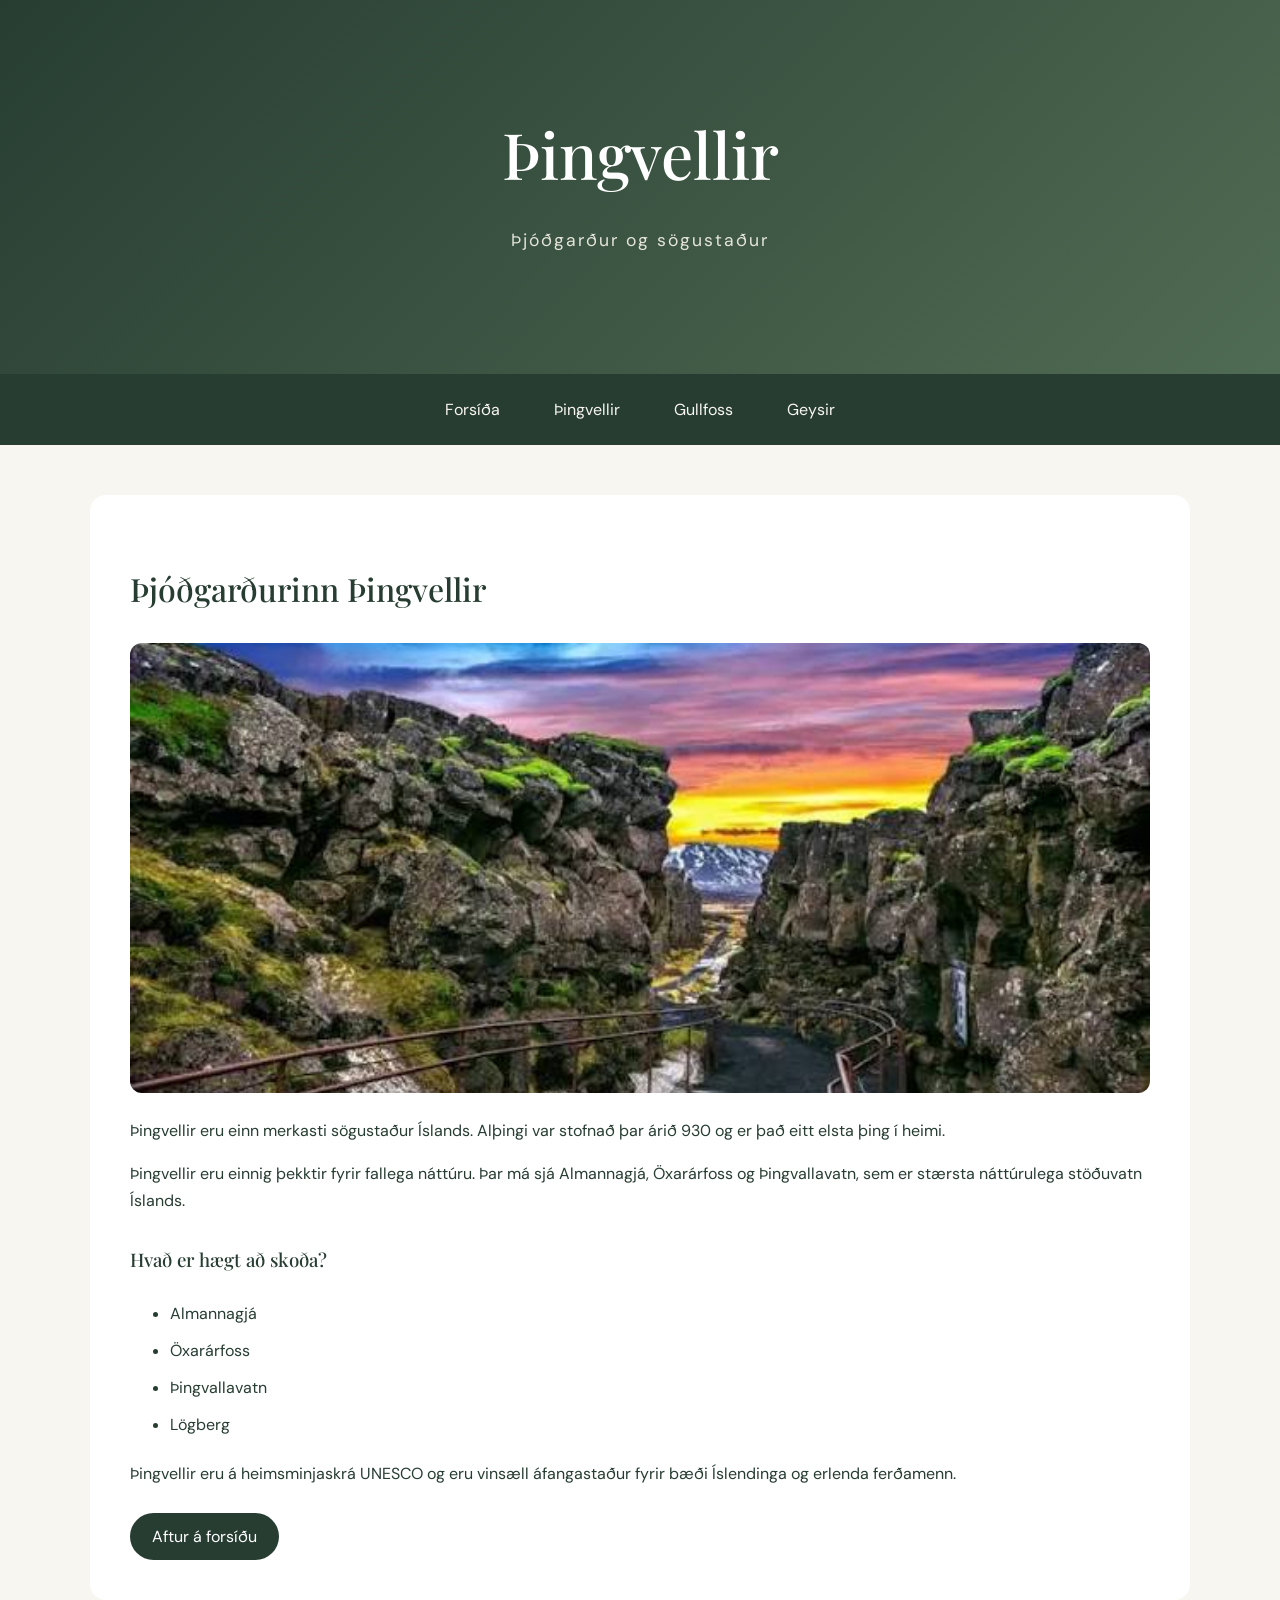
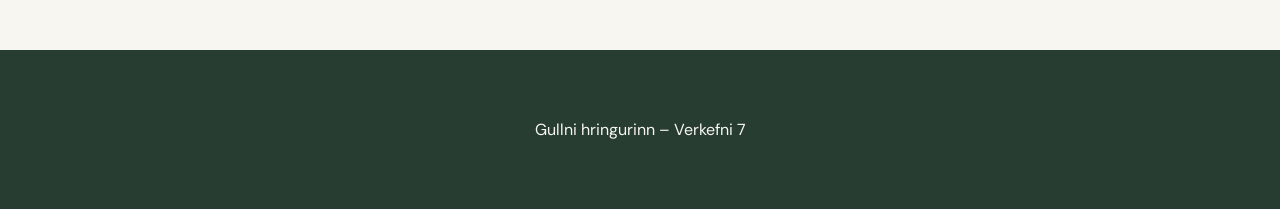
<file: verkefni-7/thingvellir.html>
<!DOCTYPE html>
<html lang="is">
<head>
    <meta charset="UTF-8">
    <meta name="viewport" content="width=device-width, initial-scale=1.0">
    <title>Þingvellir</title>
    <link rel="stylesheet" href="style.css">
</head>

<body>

<header>
    <h1>Þingvellir</h1>
    <p>Þjóðgarður og sögustaður</p>
</header>

<nav>
    <a href="index.html">Forsíða</a>
    <a href="thingvellir.html">Þingvellir</a>
    <a href="gullfoss.html">Gullfoss</a>
    <a href="geysir.html">Geysir</a>
</nav>

<main>

    <section class="undirsida">
        <h2>Þjóðgarðurinn Þingvellir</h2>

        <img src="images/thingvellir.jpg" alt="Þingvellir">

        <p>Þingvellir eru einn merkasti sögustaður Íslands. Alþingi var stofnað þar árið 930 og er það eitt elsta þing í heimi.</p>

        <p>Þingvellir eru einnig þekktir fyrir fallega náttúru. Þar má sjá Almannagjá, Öxarárfoss og Þingvallavatn, sem er stærsta náttúrulega stöðuvatn Íslands.</p>

        <h3>Hvað er hægt að skoða?</h3>

        <ul>
            <li>Almannagjá</li>
            <li>Öxarárfoss</li>
            <li>Þingvallavatn</li>
            <li>Lögberg</li>
        </ul>

        <p>Þingvellir eru á heimsminjaskrá UNESCO og eru vinsæll áfangastaður fyrir bæði Íslendinga og erlenda ferðamenn.</p>

        <a class="takki" href="index.html">Aftur á forsíðu</a>
    </section>

</main>

<footer>
    <p>Gullni hringurinn – Verkefni 7</p>
</footer>

</body>
</html>
</file>
<file: verkefni-7/style.css>
@import url('https://fonts.googleapis.com/css2?family=DM+Sans:wght@400;500;600;700&family=Playfair+Display:wght@400;500;600;700&display=swap');

* {
    box-sizing: border-box;
}

html {
    scroll-behavior: smooth;
}

body {
    margin: 0;
    font-family: 'DM Sans', sans-serif;
    background: #f8f6f1;
    color: #273d32;
    line-height: 1.7;
}

header {
    background: linear-gradient(135deg, #273d32, #506b53);
    color: white;
    text-align: center;
    padding: 100px 20px;
}

header h1 {
    font-family: 'Playfair Display', serif;
    font-size: 4em;
    font-weight: 500;
    margin: 0;
}

header p {
    color: #e4e4da;
    font-size: 1.1em;
    letter-spacing: 2px;
}

nav {
    display: flex;
    justify-content: center;
    flex-wrap: wrap;
    gap: 10px;
    background: #273d32;
    padding: 12px;
}

nav a {
    color: #f8f6f1;
    text-decoration: none;
    padding: 10px 22px;
    border-radius: 30px;
    transition: 0.3s;
}

nav a:hover {
    background: #b79a70;
    color: #273d32;
}

main {
    max-width: 1150px;
    margin: auto;
    padding: 50px 25px;
}

h2, h3 {
    font-family: 'Playfair Display', serif;
    font-weight: 500;
}

h2 {
    font-size: 2em;
}

.inngangur {
    text-align: center;
    max-width: 750px;
    margin: auto;
    padding: 20px 0 50px;
}

.stadir {
    display: grid;
    grid-template-columns: repeat(3, 1fr);
    gap: 25px;
}

article {
    background: white;
    padding: 15px;
    border: 1px solid #e5e8df;
    border-radius: 16px;
    overflow: hidden;
    transition: 0.3s;
}

article:hover {
    transform: translateY(-5px);
    box-shadow: 0 10px 25px #273d3215;
}

article img {
    width: 100%;
    height: 200px;
    object-fit: cover;
    border-radius: 10px;
}

article h2 {
    font-size: 1.7em;
    margin-bottom: 5px;
}

article p {
    color: #637368;
    font-size: 0.95em;
}

article a, .takki {
    display: inline-block;
    background: #273d32;
    color: white;
    text-decoration: none;
    padding: 10px 22px;
    border-radius: 30px;
    margin-top: 10px;
    transition: 0.3s;
}

article a:hover, .takki:hover {
    background: #b79a70;
    color: #273d32;
}

.nánar {
    background: #dde5d9;
    padding: 35px;
    margin-top: 30px;
    border-radius: 16px;
    scroll-margin-top: 20px;
}

.nánar h2 {
    margin-top: 0;
}

.undirsida {
    background: white;
    padding: 40px;
    border-radius: 16px;
}

.undirsida img {
    width: 100%;
    max-height: 450px;
    object-fit: cover;
    border-radius: 12px;
}

.undirsida h3 {
    margin-top: 30px;
}

.undirsida li {
    padding: 5px 0;
}

footer {
    background: #273d32;
    color: #f8f6f1;
    text-align: center;
    padding: 50px 20px;
}

footer h2 {
    color: white;
}

footer iframe {
    max-width: 800px;
    border-radius: 12px;
}

@media screen and (max-width: 900px) {

    .stadir {
        grid-template-columns: repeat(2, 1fr);
    }

    header h1 {
        font-size: 3em;
    }

}

@media screen and (max-width: 600px) {

    header {
        padding: 65px 15px;
    }

    header h1 {
        font-size: 2.5em;
    }

    header p {
        font-size: 0.9em;
    }

    nav {
        flex-direction: column;
        text-align: center;
    }

    main {
        padding: 25px 15px;
    }

    .stadir {
        grid-template-columns: 1fr;
    }

    .stadir img {
        display: none;
    }

    article {
        padding: 22px;
    }

    .undirsida {
        padding: 20px;
    }

    .nánar {
        padding: 25px;
    }

}
</file>
